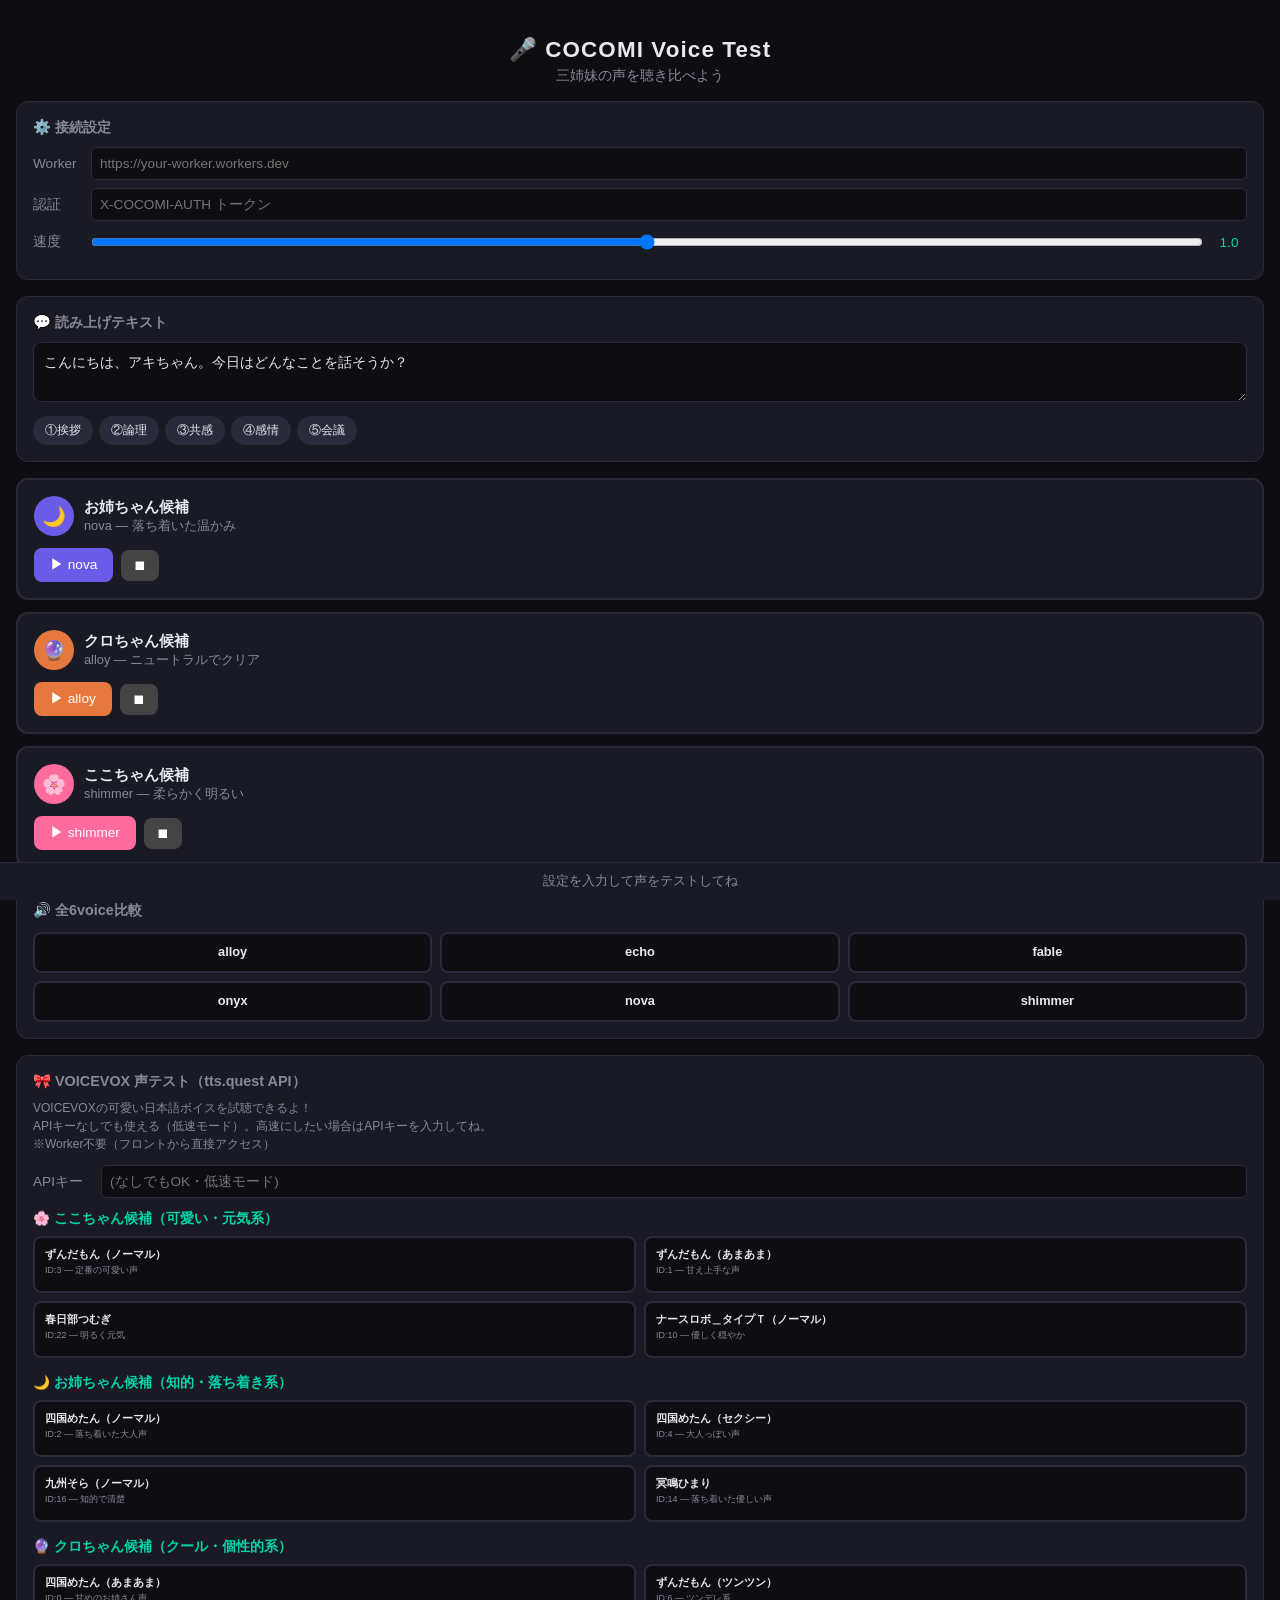
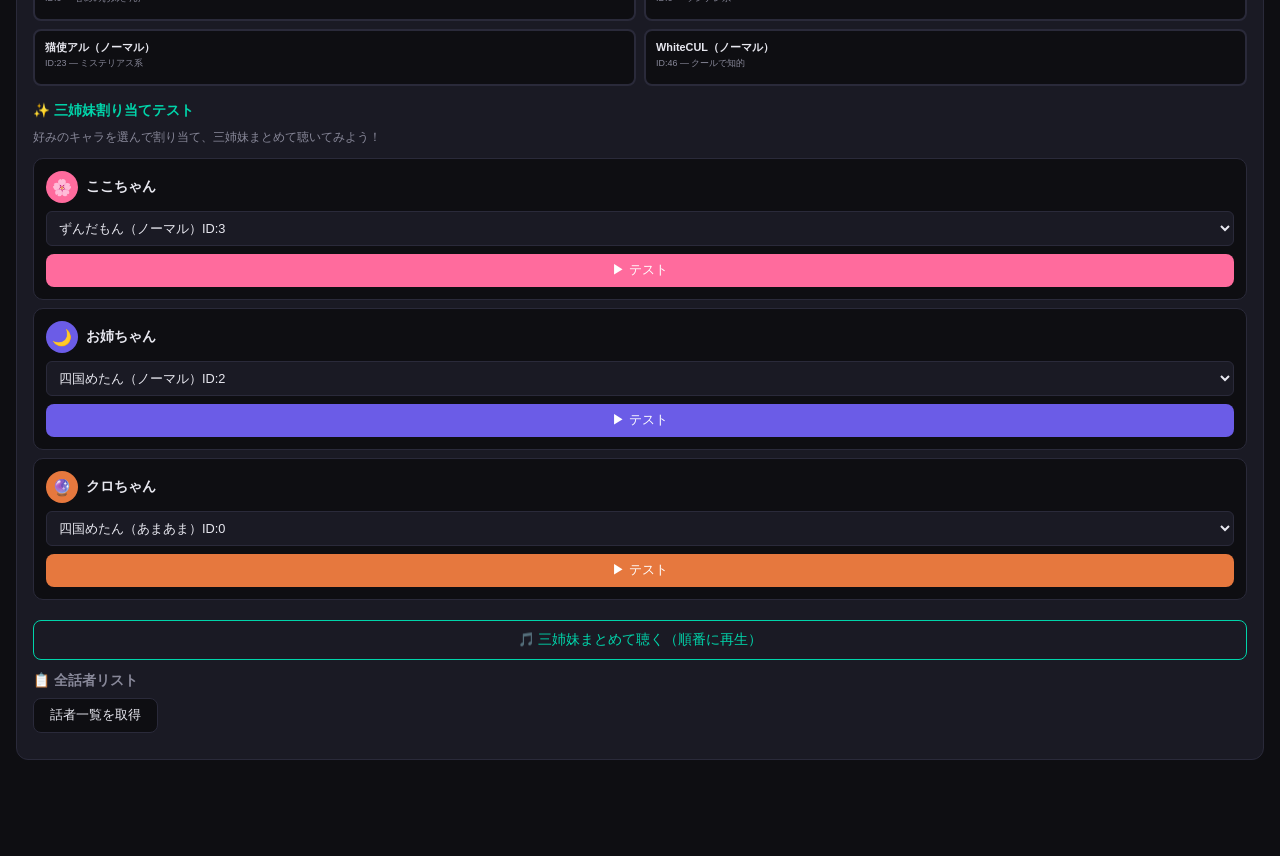
<file: tts-test.html>
<!DOCTYPE html>
<!-- COCOMITalk - TTS声聴き比べテストツール -->
<!-- このファイルはOpenAI TTSとVOICEVOX(tts.quest)の声を聞き比べて、三姉妹への声割り当てを確定する -->
<!-- v1.0 2026-03-09 Step 5a -->
<!-- v1.1 2026-03-09 VOICEVOX試聴セクション追加 -->
<html lang="ja">
<head>
<meta charset="UTF-8">
<meta name="viewport" content="width=device-width, initial-scale=1.0">
<title>🎤 COCOMI Voice Test</title>
<style>
  /* v1.0 - ベーススタイル */
  :root {
    --bg: #0e0e12;
    --card: #1a1a24;
    --border: #2a2a3a;
    --text: #e8e8f0;
    --dim: #888899;
    --koko: #FF6B9D; --gpt: #6B5CE7; --claude: #E6783E;
    --accent: #00d4aa;
  }

  * { box-sizing: border-box; margin: 0; padding: 0; }

  body {
    font-family: 'Segoe UI', 'Hiragino Kaku Gothic ProN', sans-serif;
    background: var(--bg);
    color: var(--text);
    min-height: 100vh;
    padding: 16px;
    padding-bottom: 80px;
  }

  .header { text-align: center; padding: 20px 0 16px; }
  .header h1 { font-size: 1.4em; letter-spacing: 0.05em; }
  .header p { color: var(--dim); font-size: 0.85em; margin-top: 4px; }

  .config-section { background: var(--card); border: 1px solid var(--border); border-radius: 12px; padding: 16px; margin-bottom: 16px; }
  .config-section h3 { font-size: 0.9em; color: var(--dim); margin-bottom: 10px; }
  .config-row { display: flex; gap: 8px; align-items: center; margin-bottom: 8px; flex-wrap: wrap; }
  .config-row label { font-size: 0.85em; min-width: 50px; color: var(--dim); }
  .config-row input[type="text"], .config-row input[type="range"] { flex: 1; background: var(--bg); border: 1px solid var(--border); color: var(--text); border-radius: 6px; padding: 8px; font-size: 0.85em; }
  .config-row input[type="range"] { padding: 4px; }
  .speed-val { font-size: 0.85em; min-width: 36px; text-align: center; color: var(--accent); }

  /* テキスト入力 */
  .text-input {
    width: 100%;
    background: var(--bg);
    border: 1px solid var(--border);
    color: var(--text);
    border-radius: 8px;
    padding: 10px;
    font-size: 0.9em;
    resize: vertical;
    min-height: 60px;
    font-family: inherit;
  }

  /* プリセットボタン */
  .presets {
    display: flex;
    gap: 6px;
    flex-wrap: wrap;
    margin-top: 10px;
  }
  .preset-btn {
    background: var(--border);
    color: var(--text);
    border: none;
    border-radius: 16px;
    padding: 6px 12px;
    font-size: 0.75em;
    cursor: pointer;
    transition: background 0.2s;
  }
  .preset-btn:hover { background: var(--accent); color: var(--bg); }

  /* 三姉妹候補カード */
  .sister-cards {
    display: grid;
    grid-template-columns: 1fr;
    gap: 12px;
    margin-bottom: 16px;
  }
  .sister-card { background: var(--card); border: 2px solid var(--border); border-radius: 12px; padding: 16px; transition: border-color 0.3s; }
  .sister-card.playing { animation: pulse-border 1s infinite; }
  @keyframes pulse-border { 0%, 100% { border-color: var(--border); } 50% { border-color: var(--accent); } }
  .sister-card-header { display: flex; align-items: center; gap: 10px; margin-bottom: 12px; }
  .sister-avatar { width: 40px; height: 40px; border-radius: 50%; display: flex; align-items: center; justify-content: center; font-size: 1.2em; }
  .sister-info h4 { font-size: 0.95em; }
  .sister-info .voice-name { font-size: 0.8em; color: var(--dim); }
  .sister-controls { display: flex; gap: 8px; align-items: center; flex-wrap: wrap; }
  .play-btn { padding: 8px 16px; border-radius: 8px; border: none; font-size: 0.85em; cursor: pointer; transition: all 0.2s; color: #fff; }
  .play-btn:disabled { opacity: 0.5; cursor: not-allowed; }
  .stop-btn { background: #444; color: #fff; border: none; padding: 8px 12px; border-radius: 8px; font-size: 0.85em; cursor: pointer; }
  .latency { font-size: 0.75em; color: var(--accent); margin-left: auto; }

  .all-voices { background: var(--card); border: 1px solid var(--border); border-radius: 12px; padding: 16px; margin-bottom: 16px; }
  .all-voices h3 { font-size: 0.9em; color: var(--dim); margin-bottom: 12px; }
  .voice-grid { display: grid; grid-template-columns: repeat(3, 1fr); gap: 8px; }
  .voice-btn { padding: 10px 8px; border-radius: 8px; border: 2px solid var(--border); background: var(--bg); color: var(--text); font-size: 0.8em; cursor: pointer; transition: all 0.2s; text-align: center; }
  .voice-btn:hover { border-color: var(--accent); }
  .voice-btn.playing { border-color: var(--accent); background: rgba(0, 212, 170, 0.1); }
  .voice-btn .voice-label { font-weight: bold; }
  .voice-btn .voice-latency { font-size: 0.7em; color: var(--dim); margin-top: 2px; }

  .status-bar { position: fixed; bottom: 0; left: 0; right: 0; background: var(--card); border-top: 1px solid var(--border); padding: 10px 16px; font-size: 0.8em; color: var(--dim); text-align: center; }
  .status-bar.error { color: #ff6b6b; }
  .status-bar.success { color: var(--accent); }

  /* v1.1追加 - VOICEVOX試聴セクション */
  .vv-section { background: var(--card); border: 1px solid var(--border); border-radius: 12px; padding: 16px; margin-bottom: 16px; }
  .vv-section h3 { font-size: 0.9em; color: var(--dim); margin-bottom: 8px; }
  .vv-section .vv-note { font-size: 0.75em; color: var(--dim); margin-bottom: 12px; line-height: 1.5; }
  .vv-api-key-row { display: flex; gap: 8px; align-items: center; margin-bottom: 12px; flex-wrap: wrap; }
  .vv-api-key-row label { font-size: 0.85em; min-width: 60px; color: var(--dim); }
  .vv-api-key-row input { flex: 1; background: var(--bg); border: 1px solid var(--border); color: var(--text); border-radius: 6px; padding: 8px; font-size: 0.85em; }
  .vv-candidates { margin-bottom: 16px; }
  .vv-candidates h4 { font-size: 0.85em; color: var(--accent); margin-bottom: 8px; }
  .vv-char-grid { display: grid; grid-template-columns: repeat(2, 1fr); gap: 8px; }
  .vv-char-btn { padding: 10px; border-radius: 8px; border: 2px solid var(--border); background: var(--bg); color: var(--text); font-size: 0.8em; cursor: pointer; transition: all 0.2s; text-align: left; display: flex; flex-direction: column; gap: 2px; }
  .vv-char-btn:hover { border-color: var(--accent); }
  .vv-char-btn.playing { border-color: var(--accent); background: rgba(0, 212, 170, 0.1); }
  .vv-char-btn .vv-name { font-weight: bold; font-size: 0.85em; }
  .vv-char-btn .vv-style { font-size: 0.7em; color: var(--dim); }
  .vv-char-btn .vv-lat { font-size: 0.7em; color: var(--accent); margin-top: 2px; }
  .vv-assign-card { background: var(--bg); border: 1px solid var(--border); border-radius: 10px; padding: 12px; margin-bottom: 8px; }
  .vv-assign-header { display: flex; align-items: center; gap: 8px; margin-bottom: 8px; }
  .vv-assign-avatar { width: 32px; height: 32px; border-radius: 50%; display: flex; align-items: center; justify-content: center; font-size: 1em; }
  .vv-assign-name { font-size: 0.85em; font-weight: bold; }
  .vv-assign-select { width: 100%; background: var(--card); border: 1px solid var(--border); color: var(--text); border-radius: 6px; padding: 8px; font-size: 0.8em; }
  .vv-btn-row { display: flex; gap: 8px; margin-top: 8px; }
  .vv-play-btn { flex: 1; padding: 8px; border-radius: 8px; border: none; font-size: 0.8em; cursor: pointer; color: #fff; transition: all 0.2s; }
  .vv-play-btn:disabled { opacity: 0.5; }
  .vv-all-btn { margin-top: 12px; width: 100%; padding: 10px; border-radius: 8px; border: 1px solid var(--accent); background: transparent; color: var(--accent); font-size: 0.85em; cursor: pointer; transition: all 0.2s; }
  .vv-all-btn:hover { background: rgba(0, 212, 170, 0.1); }
  .vv-speaker-list { margin-top: 12px; }
  .vv-speaker-list h4 { font-size: 0.85em; color: var(--dim); margin-bottom: 8px; }
  .vv-load-btn { padding: 8px 16px; border-radius: 8px; border: 1px solid var(--border); background: var(--bg); color: var(--text); font-size: 0.8em; cursor: pointer; margin-bottom: 10px; }
  .vv-load-btn:hover { border-color: var(--accent); }
  .vv-full-list { display: grid; grid-template-columns: repeat(2, 1fr); gap: 6px; max-height: 300px; overflow-y: auto; }
</style>
</head>
<body>

<div class="header">
  <h1>🎤 COCOMI Voice Test</h1>
  <p>三姉妹の声を聴き比べよう</p>
</div>

<!-- 設定セクション -->
<div class="config-section">
  <h3>⚙️ 接続設定</h3>
  <div class="config-row">
    <label>Worker</label>
    <input type="text" id="worker-url" placeholder="https://your-worker.workers.dev">
  </div>
  <div class="config-row">
    <label>認証</label>
    <input type="text" id="auth-token" placeholder="X-COCOMI-AUTH トークン">
  </div>
  <div class="config-row">
    <label>速度</label>
    <input type="range" id="speed" min="0.75" max="1.25" step="0.05" value="1.0">
    <span class="speed-val" id="speed-val">1.0</span>
  </div>
</div>

<!-- テキスト入力 -->
<div class="config-section">
  <h3>💬 読み上げテキスト</h3>
  <textarea class="text-input" id="tts-text">こんにちは、アキちゃん。今日はどんなことを話そうか？</textarea>
  <div class="presets">
    <button class="preset-btn" data-text="こんにちは、アキちゃん。今日はどんなことを話そうか？">①挨拶</button>
    <button class="preset-btn" data-text="この問題の構造は二層に分かれていて、ボトルネックは待ち時間と操作性だよ。">②論理</button>
    <button class="preset-btn" data-text="それ、ちょっと不安だったよね。でも大丈夫、一緒に整理していこう。">③共感</button>
    <button class="preset-btn" data-text="えっ、本当に？ それは嬉しいね。じゃあ次はもう少し丁寧に見ていこうか。">④感情</button>
    <button class="preset-btn" data-text="みんなの意見をまとめると、論点は三つに集約できるね。">⑤会議</button>
  </div>
</div>

<!-- 三姉妹候補カード -->
<div class="sister-cards">
  <!-- お姉ちゃん - nova -->
  <div class="sister-card" id="card-nova">
    <div class="sister-card-header">
      <div class="sister-avatar" style="background:var(--gpt)">🌙</div>
      <div class="sister-info">
        <h4>お姉ちゃん候補</h4>
        <div class="voice-name">nova — 落ち着いた温かみ</div>
      </div>
    </div>
    <div class="sister-controls">
      <button class="play-btn" style="background:var(--gpt)" onclick="playVoice('nova', this)">▶ nova</button>
      <button class="stop-btn" onclick="stopAll()">⏹</button>
      <span class="latency" id="lat-nova"></span>
    </div>
  </div>

  <!-- クロちゃん - alloy -->
  <div class="sister-card" id="card-alloy">
    <div class="sister-card-header">
      <div class="sister-avatar" style="background:var(--claude)">🔮</div>
      <div class="sister-info">
        <h4>クロちゃん候補</h4>
        <div class="voice-name">alloy — ニュートラルでクリア</div>
      </div>
    </div>
    <div class="sister-controls">
      <button class="play-btn" style="background:var(--claude)" onclick="playVoice('alloy', this)">▶ alloy</button>
      <button class="stop-btn" onclick="stopAll()">⏹</button>
      <span class="latency" id="lat-alloy"></span>
    </div>
  </div>

  <!-- ここちゃん - shimmer -->
  <div class="sister-card" id="card-shimmer">
    <div class="sister-card-header">
      <div class="sister-avatar" style="background:var(--koko)">🌸</div>
      <div class="sister-info">
        <h4>ここちゃん候補</h4>
        <div class="voice-name">shimmer — 柔らかく明るい</div>
      </div>
    </div>
    <div class="sister-controls">
      <button class="play-btn" style="background:var(--koko)" onclick="playVoice('shimmer', this)">▶ shimmer</button>
      <button class="stop-btn" onclick="stopAll()">⏹</button>
      <span class="latency" id="lat-shimmer"></span>
    </div>
  </div>
</div>

<!-- 全6voice比較 -->
<div class="all-voices">
  <h3>🔊 全6voice比較</h3>
  <div class="voice-grid">
    <button class="voice-btn" onclick="playVoice('alloy', this)">
      <div class="voice-label">alloy</div>
      <div class="voice-latency" id="lat2-alloy"></div>
    </button>
    <button class="voice-btn" onclick="playVoice('echo', this)">
      <div class="voice-label">echo</div>
      <div class="voice-latency" id="lat2-echo"></div>
    </button>
    <button class="voice-btn" onclick="playVoice('fable', this)">
      <div class="voice-label">fable</div>
      <div class="voice-latency" id="lat2-fable"></div>
    </button>
    <button class="voice-btn" onclick="playVoice('onyx', this)">
      <div class="voice-label">onyx</div>
      <div class="voice-latency" id="lat2-onyx"></div>
    </button>
    <button class="voice-btn" onclick="playVoice('nova', this)">
      <div class="voice-label">nova</div>
      <div class="voice-latency" id="lat2-nova"></div>
    </button>
    <button class="voice-btn" onclick="playVoice('shimmer', this)">
      <div class="voice-label">shimmer</div>
      <div class="voice-latency" id="lat2-shimmer"></div>
    </button>
  </div>
</div>

<!-- v1.1追加 - VOICEVOX試聴セクション -->
<div class="vv-section">
  <h3>🎀 VOICEVOX 声テスト（tts.quest API）</h3>
  <p class="vv-note">
    VOICEVOXの可愛い日本語ボイスを試聴できるよ！<br>
    APIキーなしでも使える（低速モード）。高速にしたい場合はAPIキーを入力してね。<br>
    ※Worker不要（フロントから直接アクセス）
  </p>
  <div class="vv-api-key-row">
    <label>APIキー</label>
    <input type="text" id="vv-api-key" placeholder="(なしでもOK・低速モード)">
  </div>

  <!-- 三姉妹候補キャラ（厳選） -->
  <div class="vv-candidates">
    <h4>🌸 ここちゃん候補（可愛い・元気系）</h4>
    <div class="vv-char-grid">
      <button class="vv-char-btn" onclick="playVV(3, this)">
        <span class="vv-name">ずんだもん（ノーマル）</span>
        <span class="vv-style">ID:3 — 定番の可愛い声</span>
        <span class="vv-lat" id="vvlat-3"></span>
      </button>
      <button class="vv-char-btn" onclick="playVV(1, this)">
        <span class="vv-name">ずんだもん（あまあま）</span>
        <span class="vv-style">ID:1 — 甘え上手な声</span>
        <span class="vv-lat" id="vvlat-1"></span>
      </button>
      <button class="vv-char-btn" onclick="playVV(22, this)">
        <span class="vv-name">春日部つむぎ</span>
        <span class="vv-style">ID:22 — 明るく元気</span>
        <span class="vv-lat" id="vvlat-22"></span>
      </button>
      <button class="vv-char-btn" onclick="playVV(10, this)">
        <span class="vv-name">ナースロボ＿タイプＴ（ノーマル）</span>
        <span class="vv-style">ID:10 — 優しく穏やか</span>
        <span class="vv-lat" id="vvlat-10"></span>
      </button>
    </div>
  </div>

  <div class="vv-candidates">
    <h4>🌙 お姉ちゃん候補（知的・落ち着き系）</h4>
    <div class="vv-char-grid">
      <button class="vv-char-btn" onclick="playVV(2, this)">
        <span class="vv-name">四国めたん（ノーマル）</span>
        <span class="vv-style">ID:2 — 落ち着いた大人声</span>
        <span class="vv-lat" id="vvlat-2"></span>
      </button>
      <button class="vv-char-btn" onclick="playVV(4, this)">
        <span class="vv-name">四国めたん（セクシー）</span>
        <span class="vv-style">ID:4 — 大人っぽい声</span>
        <span class="vv-lat" id="vvlat-4"></span>
      </button>
      <button class="vv-char-btn" onclick="playVV(16, this)">
        <span class="vv-name">九州そら（ノーマル）</span>
        <span class="vv-style">ID:16 — 知的で清楚</span>
        <span class="vv-lat" id="vvlat-16"></span>
      </button>
      <button class="vv-char-btn" onclick="playVV(14, this)">
        <span class="vv-name">冥鳴ひまり</span>
        <span class="vv-style">ID:14 — 落ち着いた優しい声</span>
        <span class="vv-lat" id="vvlat-14"></span>
      </button>
    </div>
  </div>

  <div class="vv-candidates">
    <h4>🔮 クロちゃん候補（クール・個性的系）</h4>
    <div class="vv-char-grid">
      <button class="vv-char-btn" onclick="playVV(0, this)">
        <span class="vv-name">四国めたん（あまあま）</span>
        <span class="vv-style">ID:0 — 甘めのお姉さん声</span>
        <span class="vv-lat" id="vvlat-0"></span>
      </button>
      <button class="vv-char-btn" onclick="playVV(6, this)">
        <span class="vv-name">ずんだもん（ツンツン）</span>
        <span class="vv-style">ID:6 — ツンデレ系</span>
        <span class="vv-lat" id="vvlat-6"></span>
      </button>
      <button class="vv-char-btn" onclick="playVV(23, this)">
        <span class="vv-name">猫使アル（ノーマル）</span>
        <span class="vv-style">ID:23 — ミステリアス系</span>
        <span class="vv-lat" id="vvlat-23"></span>
      </button>
      <button class="vv-char-btn" onclick="playVV(46, this)">
        <span class="vv-name">WhiteCUL（ノーマル）</span>
        <span class="vv-style">ID:46 — クールで知的</span>
        <span class="vv-lat" id="vvlat-46"></span>
      </button>
    </div>
  </div>

  <!-- 三姉妹割り当てテスト -->
  <div style="margin-top:16px;">
    <h4 style="font-size:0.85em; color:var(--accent); margin-bottom:8px;">✨ 三姉妹割り当てテスト</h4>
    <p class="vv-note">好みのキャラを選んで割り当て、三姉妹まとめて聴いてみよう！</p>

    <div class="vv-assign-card">
      <div class="vv-assign-header">
        <div class="vv-assign-avatar" style="background:var(--koko)">🌸</div>
        <span class="vv-assign-name">ここちゃん</span>
      </div>
      <select class="vv-assign-select" id="vv-assign-koko">
        <option value="3">ずんだもん（ノーマル）ID:3</option>
        <option value="1">ずんだもん（あまあま）ID:1</option>
        <option value="22">春日部つむぎ ID:22</option>
        <option value="10">ナースロボ＿タイプＴ ID:10</option>
      </select>
      <div class="vv-btn-row">
        <button class="vv-play-btn" style="background:var(--koko)" onclick="playVVAssign('koko')">▶ テスト</button>
      </div>
    </div>

    <div class="vv-assign-card">
      <div class="vv-assign-header">
        <div class="vv-assign-avatar" style="background:var(--gpt)">🌙</div>
        <span class="vv-assign-name">お姉ちゃん</span>
      </div>
      <select class="vv-assign-select" id="vv-assign-gpt">
        <option value="2">四国めたん（ノーマル）ID:2</option>
        <option value="4">四国めたん（セクシー）ID:4</option>
        <option value="16">九州そら（ノーマル）ID:16</option>
        <option value="14">冥鳴ひまり ID:14</option>
      </select>
      <div class="vv-btn-row">
        <button class="vv-play-btn" style="background:var(--gpt)" onclick="playVVAssign('gpt')">▶ テスト</button>
      </div>
    </div>

    <div class="vv-assign-card">
      <div class="vv-assign-header">
        <div class="vv-assign-avatar" style="background:var(--claude)">🔮</div>
        <span class="vv-assign-name">クロちゃん</span>
      </div>
      <select class="vv-assign-select" id="vv-assign-claude">
        <option value="0">四国めたん（あまあま）ID:0</option>
        <option value="6">ずんだもん（ツンツン）ID:6</option>
        <option value="23">猫使アル（ノーマル）ID:23</option>
        <option value="46">WhiteCUL（ノーマル）ID:46</option>
      </select>
      <div class="vv-btn-row">
        <button class="vv-play-btn" style="background:var(--claude)" onclick="playVVAssign('claude')">▶ テスト</button>
      </div>
    </div>

    <button class="vv-all-btn" onclick="playVVAllSisters()">🎵 三姉妹まとめて聴く（順番に再生）</button>
  </div>

  <!-- 全話者リスト（APIから取得） -->
  <div class="vv-speaker-list">
    <h4>📋 全話者リスト</h4>
    <button class="vv-load-btn" onclick="loadVVSpeakers()">話者一覧を取得</button>
    <div class="vv-full-list" id="vv-full-list"></div>
  </div>
</div>

<!-- ステータスバー -->
<div class="status-bar" id="status">設定を入力して声をテストしてね</div>

<script src="tts-test.js"></script>
</body>
</html>
</file>
